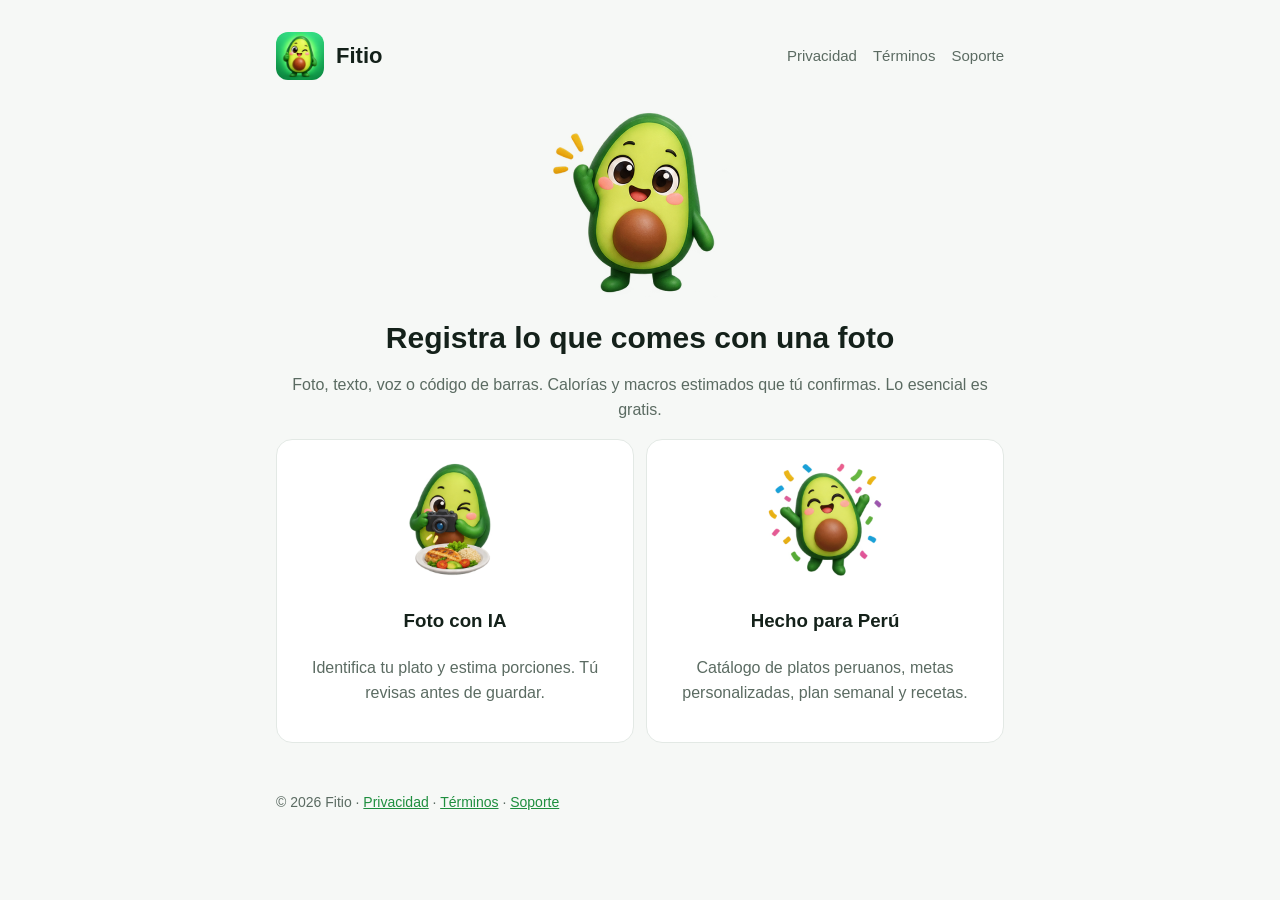
<file: index.html>
<!doctype html><html lang="es"><head><meta charset="utf-8"><meta name="viewport" content="width=device-width,initial-scale=1"><title>Fitio – Calorías con IA</title><meta name="description" content="Registra lo que comes con una foto. Calorías y macros estimados que tú confirmas."><link rel="icon" href="img/icon.png"><link rel="stylesheet" href="style.css"></head><body><main>
<header><img src="img/icon.png" alt=""><a href="index.html">Fitio</a><nav><a href="privacidad.html">Privacidad</a><a href="terminos.html">Términos</a><a href="soporte.html">Soporte</a></nav></header>
<section class="hero"><img class="m" src="img/hello.png" alt="Paltita, la mascota de Fitio"><h1>Registra lo que comes con una foto</h1><p class="muted">Foto, texto, voz o código de barras. Calorías y macros estimados que tú confirmas. Lo esencial es gratis.</p></section>
<div class="grid">
<div class="card"><img src="img/camera.png" alt=""><h3>Foto con IA</h3><p class="muted">Identifica tu plato y estima porciones. Tú revisas antes de guardar.</p></div>
<div class="card"><img src="img/celebrate.png" alt=""><h3>Hecho para Perú</h3><p class="muted">Catálogo de platos peruanos, metas personalizadas, plan semanal y recetas.</p></div>
</div>
<footer>© 2026 Fitio · <a href="privacidad.html">Privacidad</a> · <a href="terminos.html">Términos</a> · <a href="soporte.html">Soporte</a></footer></main></body></html>
</file>
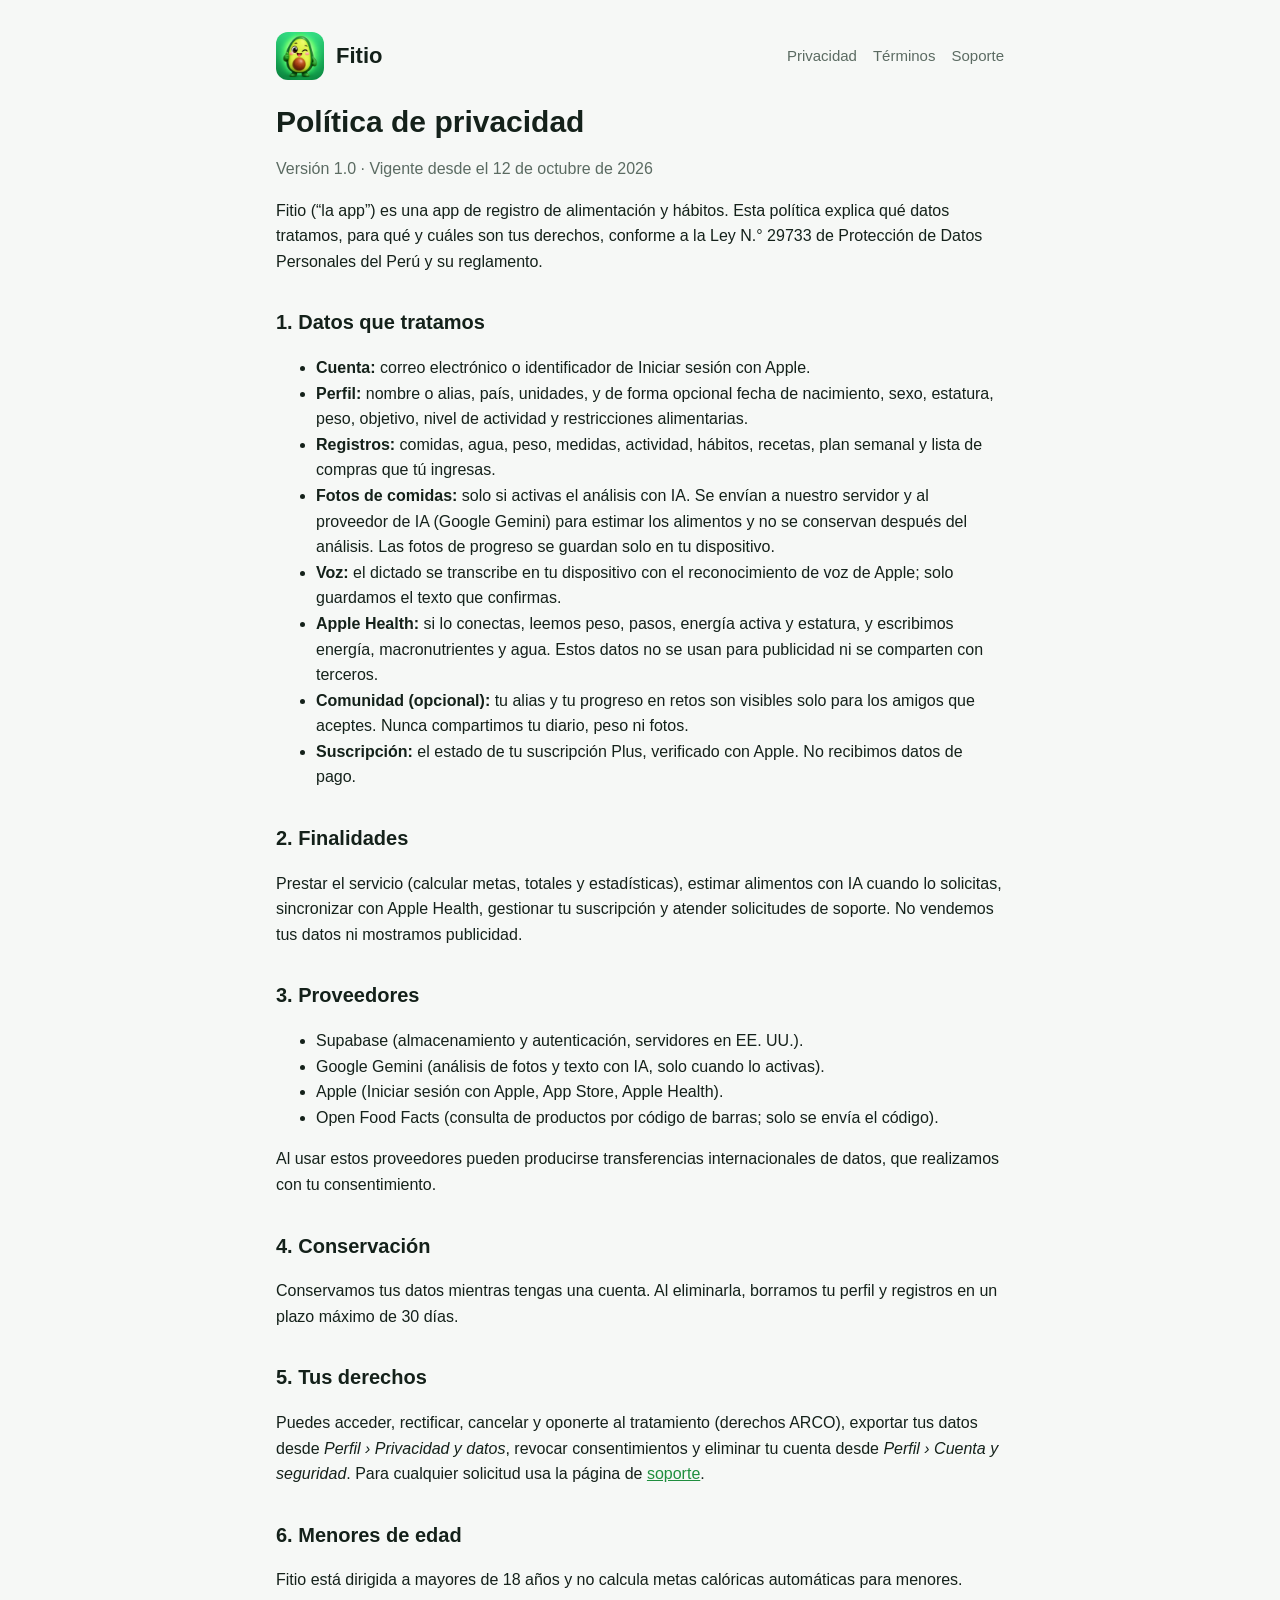
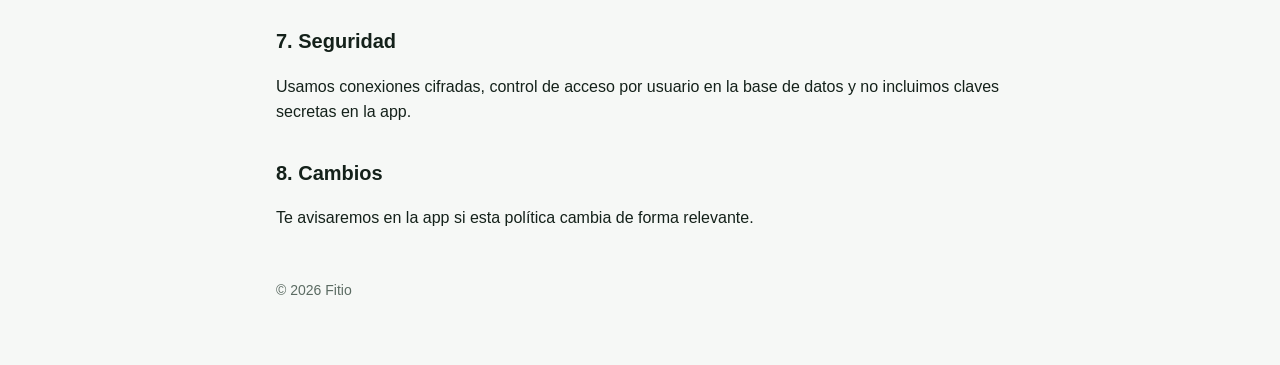
<file: privacidad.html>
<!doctype html><html lang="es"><head><meta charset="utf-8"><meta name="viewport" content="width=device-width,initial-scale=1"><title>Política de privacidad – Fitio</title><link rel="icon" href="img/icon.png"><link rel="stylesheet" href="style.css"></head><body><main>
<header><img src="img/icon.png" alt=""><a href="index.html">Fitio</a><nav><a href="privacidad.html">Privacidad</a><a href="terminos.html">Términos</a><a href="soporte.html">Soporte</a></nav></header>
<h1>Política de privacidad</h1><p class="muted">Versión 1.0 · Vigente desde el 12 de octubre de 2026</p>
<p>Fitio (“la app”) es una app de registro de alimentación y hábitos. Esta política explica qué datos tratamos, para qué y cuáles son tus derechos, conforme a la Ley N.° 29733 de Protección de Datos Personales del Perú y su reglamento.</p>
<h2>1. Datos que tratamos</h2><ul>
<li><b>Cuenta:</b> correo electrónico o identificador de Iniciar sesión con Apple.</li>
<li><b>Perfil:</b> nombre o alias, país, unidades, y de forma opcional fecha de nacimiento, sexo, estatura, peso, objetivo, nivel de actividad y restricciones alimentarias.</li>
<li><b>Registros:</b> comidas, agua, peso, medidas, actividad, hábitos, recetas, plan semanal y lista de compras que tú ingresas.</li>
<li><b>Fotos de comidas:</b> solo si activas el análisis con IA. Se envían a nuestro servidor y al proveedor de IA (Google Gemini) para estimar los alimentos y no se conservan después del análisis. Las fotos de progreso se guardan solo en tu dispositivo.</li>
<li><b>Voz:</b> el dictado se transcribe en tu dispositivo con el reconocimiento de voz de Apple; solo guardamos el texto que confirmas.</li>
<li><b>Apple Health:</b> si lo conectas, leemos peso, pasos, energía activa y estatura, y escribimos energía, macronutrientes y agua. Estos datos no se usan para publicidad ni se comparten con terceros.</li>
<li><b>Comunidad (opcional):</b> tu alias y tu progreso en retos son visibles solo para los amigos que aceptes. Nunca compartimos tu diario, peso ni fotos.</li>
<li><b>Suscripción:</b> el estado de tu suscripción Plus, verificado con Apple. No recibimos datos de pago.</li></ul>
<h2>2. Finalidades</h2><p>Prestar el servicio (calcular metas, totales y estadísticas), estimar alimentos con IA cuando lo solicitas, sincronizar con Apple Health, gestionar tu suscripción y atender solicitudes de soporte. No vendemos tus datos ni mostramos publicidad.</p>
<h2>3. Proveedores</h2><ul><li>Supabase (almacenamiento y autenticación, servidores en EE. UU.).</li><li>Google Gemini (análisis de fotos y texto con IA, solo cuando lo activas).</li><li>Apple (Iniciar sesión con Apple, App Store, Apple Health).</li><li>Open Food Facts (consulta de productos por código de barras; solo se envía el código).</li></ul><p>Al usar estos proveedores pueden producirse transferencias internacionales de datos, que realizamos con tu consentimiento.</p>
<h2>4. Conservación</h2><p>Conservamos tus datos mientras tengas una cuenta. Al eliminarla, borramos tu perfil y registros en un plazo máximo de 30 días.</p>
<h2>5. Tus derechos</h2><p>Puedes acceder, rectificar, cancelar y oponerte al tratamiento (derechos ARCO), exportar tus datos desde <i>Perfil › Privacidad y datos</i>, revocar consentimientos y eliminar tu cuenta desde <i>Perfil › Cuenta y seguridad</i>. Para cualquier solicitud usa la página de <a href="soporte.html">soporte</a>.</p>
<h2>6. Menores de edad</h2><p>Fitio está dirigida a mayores de 18 años y no calcula metas calóricas automáticas para menores.</p>
<h2>7. Seguridad</h2><p>Usamos conexiones cifradas, control de acceso por usuario en la base de datos y no incluimos claves secretas en la app.</p>
<h2>8. Cambios</h2><p>Te avisaremos en la app si esta política cambia de forma relevante.</p>
<footer>© 2026 Fitio</footer></main></body></html>
</file>
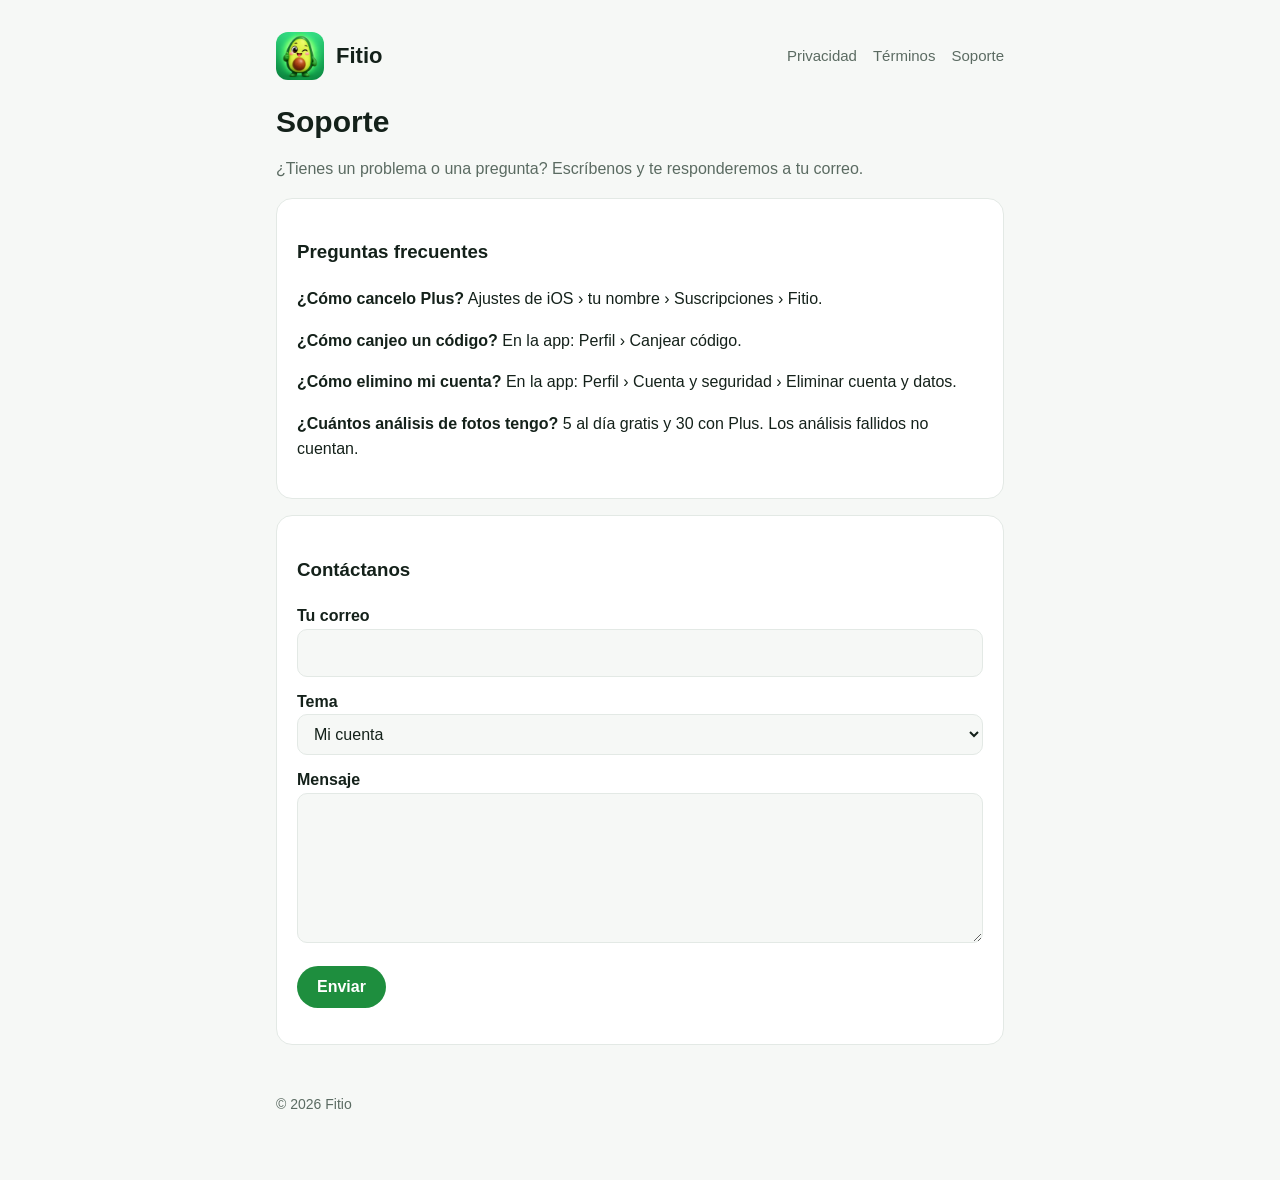
<file: soporte.html>
<!doctype html><html lang="es"><head><meta charset="utf-8"><meta name="viewport" content="width=device-width,initial-scale=1"><title>Soporte – Fitio</title><link rel="icon" href="img/icon.png"><link rel="stylesheet" href="style.css"></head><body><main>
<header><img src="img/icon.png" alt=""><a href="index.html">Fitio</a><nav><a href="privacidad.html">Privacidad</a><a href="terminos.html">Términos</a><a href="soporte.html">Soporte</a></nav></header>
<h1>Soporte</h1><p class="muted">¿Tienes un problema o una pregunta? Escríbenos y te responderemos a tu correo.</p>
<div class="card"><h3>Preguntas frecuentes</h3>
<p><b>¿Cómo cancelo Plus?</b> Ajustes de iOS › tu nombre › Suscripciones › Fitio.</p>
<p><b>¿Cómo canjeo un código?</b> En la app: Perfil › Canjear código.</p>
<p><b>¿Cómo elimino mi cuenta?</b> En la app: Perfil › Cuenta y seguridad › Eliminar cuenta y datos.</p>
<p><b>¿Cuántos análisis de fotos tengo?</b> 5 al día gratis y 30 con Plus. Los análisis fallidos no cuentan.</p></div>
<form class="card" id="f"><h3>Contáctanos</h3>
<label for="email">Tu correo</label><input id="email" type="email" required maxlength="200" autocomplete="email">
<label for="topic">Tema</label><select id="topic"><option value="cuenta">Mi cuenta</option><option value="pago">Suscripción o pago</option><option value="ia">Análisis con IA</option><option value="datos">Mis datos / privacidad</option><option value="otro">Otro</option></select>
<label for="msg">Mensaje</label><textarea id="msg" rows="5" required minlength="5" maxlength="4000"></textarea>
<p><button class="btn" type="submit">Enviar</button> <span id="st" class="muted" role="status"></span></p></form>
<footer>© 2026 Fitio</footer></main>
<script>
document.getElementById('f').addEventListener('submit', async (e) => {
  e.preventDefault();
  const st = document.getElementById('st'); st.textContent = 'Enviando…';
  try {
    const r = await fetch('https://nhmlcnibgpoxmfxcoucq.supabase.co/rest/v1/support_requests', {
      method: 'POST',
      headers: { 'apikey': 'sb_publishable_W4HiZK9wPdW9ctmYXTSyPw_oReiwluN', 'Content-Type': 'application/json', 'Prefer': 'return=minimal' },
      body: JSON.stringify({ email: email.value, topic: topic.value, message: msg.value })
    });
    if (!r.ok) throw new Error();
    e.target.reset(); st.textContent = '¡Gracias! Te responderemos pronto.';
  } catch { st.textContent = 'No se pudo enviar. Inténtalo de nuevo.'; }
});
</script></body></html>
</file>
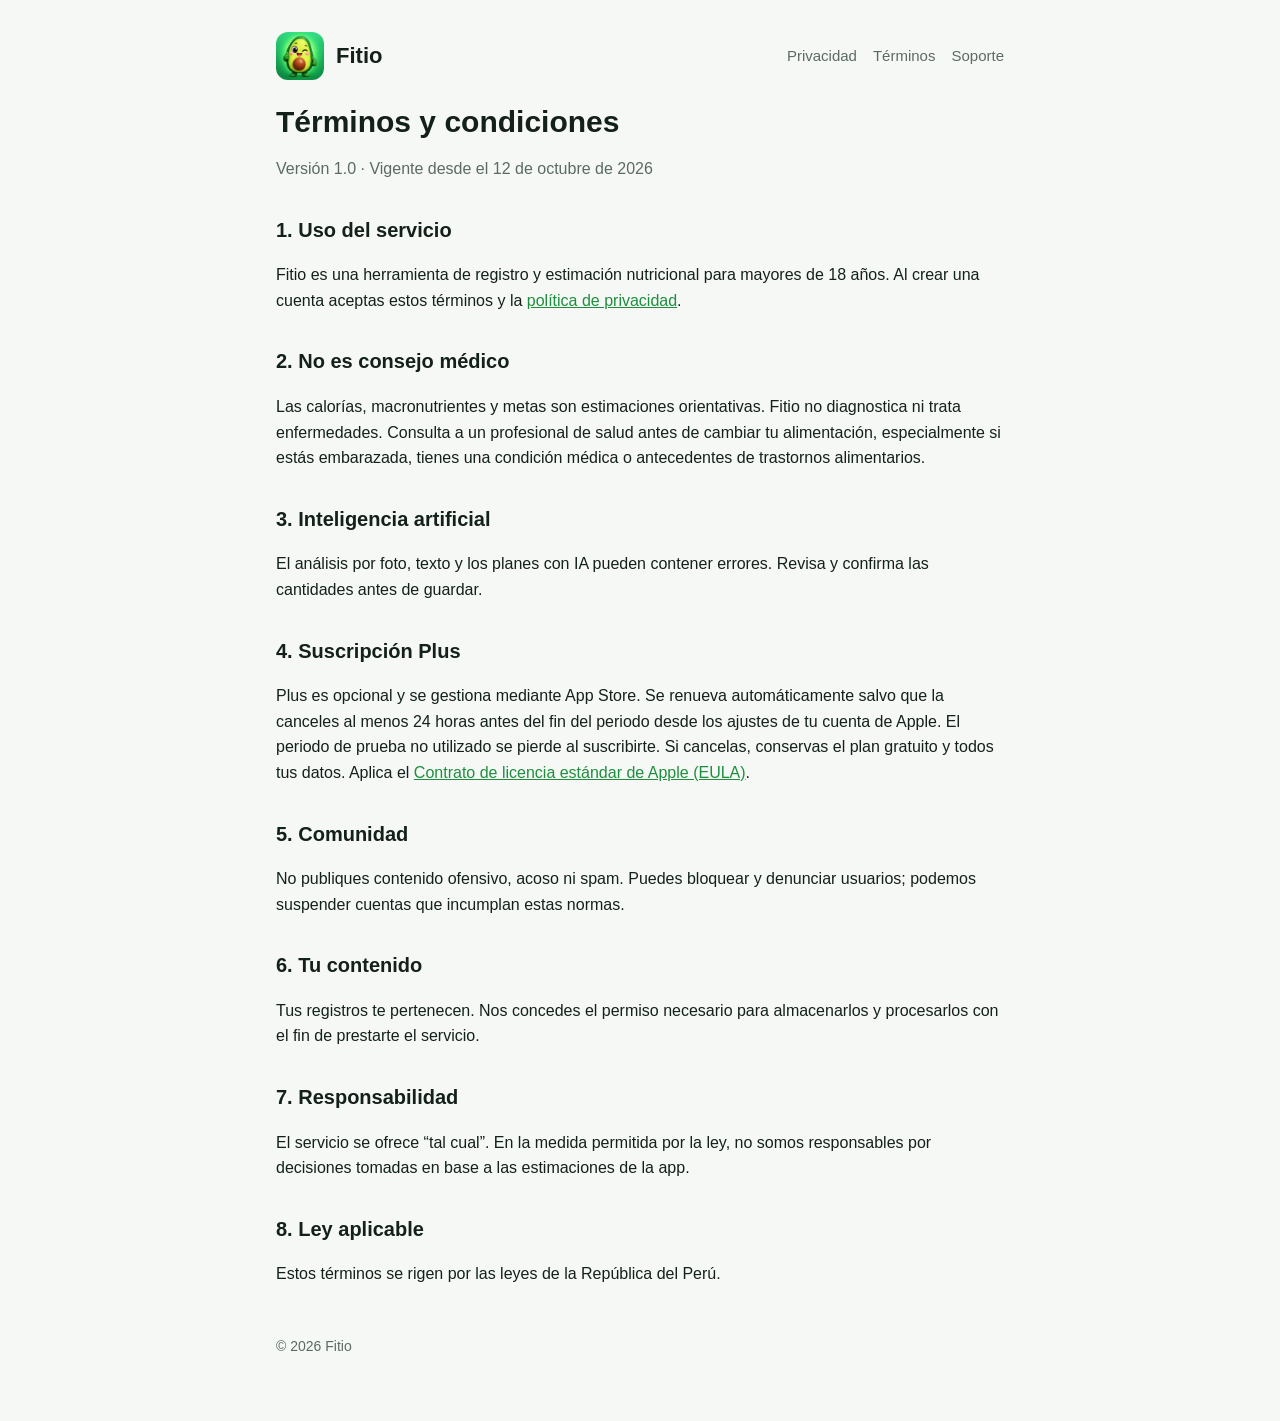
<file: terminos.html>
<!doctype html><html lang="es"><head><meta charset="utf-8"><meta name="viewport" content="width=device-width,initial-scale=1"><title>Términos y condiciones – Fitio</title><link rel="icon" href="img/icon.png"><link rel="stylesheet" href="style.css"></head><body><main>
<header><img src="img/icon.png" alt=""><a href="index.html">Fitio</a><nav><a href="privacidad.html">Privacidad</a><a href="terminos.html">Términos</a><a href="soporte.html">Soporte</a></nav></header>
<h1>Términos y condiciones</h1><p class="muted">Versión 1.0 · Vigente desde el 12 de octubre de 2026</p>
<h2>1. Uso del servicio</h2><p>Fitio es una herramienta de registro y estimación nutricional para mayores de 18 años. Al crear una cuenta aceptas estos términos y la <a href="privacidad.html">política de privacidad</a>.</p>
<h2>2. No es consejo médico</h2><p>Las calorías, macronutrientes y metas son estimaciones orientativas. Fitio no diagnostica ni trata enfermedades. Consulta a un profesional de salud antes de cambiar tu alimentación, especialmente si estás embarazada, tienes una condición médica o antecedentes de trastornos alimentarios.</p>
<h2>3. Inteligencia artificial</h2><p>El análisis por foto, texto y los planes con IA pueden contener errores. Revisa y confirma las cantidades antes de guardar.</p>
<h2>4. Suscripción Plus</h2><p>Plus es opcional y se gestiona mediante App Store. Se renueva automáticamente salvo que la canceles al menos 24 horas antes del fin del periodo desde los ajustes de tu cuenta de Apple. El periodo de prueba no utilizado se pierde al suscribirte. Si cancelas, conservas el plan gratuito y todos tus datos. Aplica el <a href="https://www.apple.com/legal/internet-services/itunes/dev/stdeula/">Contrato de licencia estándar de Apple (EULA)</a>.</p>
<h2>5. Comunidad</h2><p>No publiques contenido ofensivo, acoso ni spam. Puedes bloquear y denunciar usuarios; podemos suspender cuentas que incumplan estas normas.</p>
<h2>6. Tu contenido</h2><p>Tus registros te pertenecen. Nos concedes el permiso necesario para almacenarlos y procesarlos con el fin de prestarte el servicio.</p>
<h2>7. Responsabilidad</h2><p>El servicio se ofrece “tal cual”. En la medida permitida por la ley, no somos responsables por decisiones tomadas en base a las estimaciones de la app.</p>
<h2>8. Ley aplicable</h2><p>Estos términos se rigen por las leyes de la República del Perú.</p>
<footer>© 2026 Fitio</footer></main></body></html>
</file>
<file: style.css>
:root{--bg:#f6f8f6;--fg:#14211a;--muted:#5b6b62;--card:#fff;--accent:#1e8e3e;--line:#e3e9e5}
@media (prefers-color-scheme:dark){:root{--bg:#0e1411;--fg:#e8f0eb;--muted:#9fb1a6;--card:#17201b;--accent:#3ddc84;--line:#26322b}}
*{box-sizing:border-box}body{margin:0;background:var(--bg);color:var(--fg);font:16px/1.6 -apple-system,BlinkMacSystemFont,"Segoe UI",Roboto,sans-serif}
main{max-width:760px;margin:0 auto;padding:32px 16px 64px}
header{display:flex;align-items:center;gap:12px;margin-bottom:24px}header img{width:48px;height:48px;border-radius:12px}
header a{color:var(--fg);text-decoration:none;font-weight:800;font-size:22px}
nav{margin-left:auto;display:flex;gap:16px;flex-wrap:wrap}nav a{color:var(--muted);font-weight:500;font-size:15px}
h1{font-size:30px;line-height:1.2;margin:8px 0 12px}h2{font-size:20px;margin-top:32px}
a{color:var(--accent)}.muted{color:var(--muted)}.card{background:var(--card);border:1px solid var(--line);border-radius:16px;padding:20px;margin:16px 0}
.hero{text-align:center}.hero img.m{width:200px}.btn{display:inline-block;background:var(--accent);color:#fff;padding:12px 20px;border-radius:999px;text-decoration:none;font-weight:600;border:0;font-size:16px;cursor:pointer}
.grid{display:grid;grid-template-columns:repeat(auto-fit,minmax(200px,1fr));gap:12px}.grid .card{margin:0;text-align:center}.grid img{width:120px}
label{display:block;font-weight:600;margin-top:12px}input,select,textarea{width:100%;padding:10px 12px;border:1px solid var(--line);border-radius:10px;background:var(--bg);color:var(--fg);font:inherit}
footer{margin-top:48px;color:var(--muted);font-size:14px}
</file>
